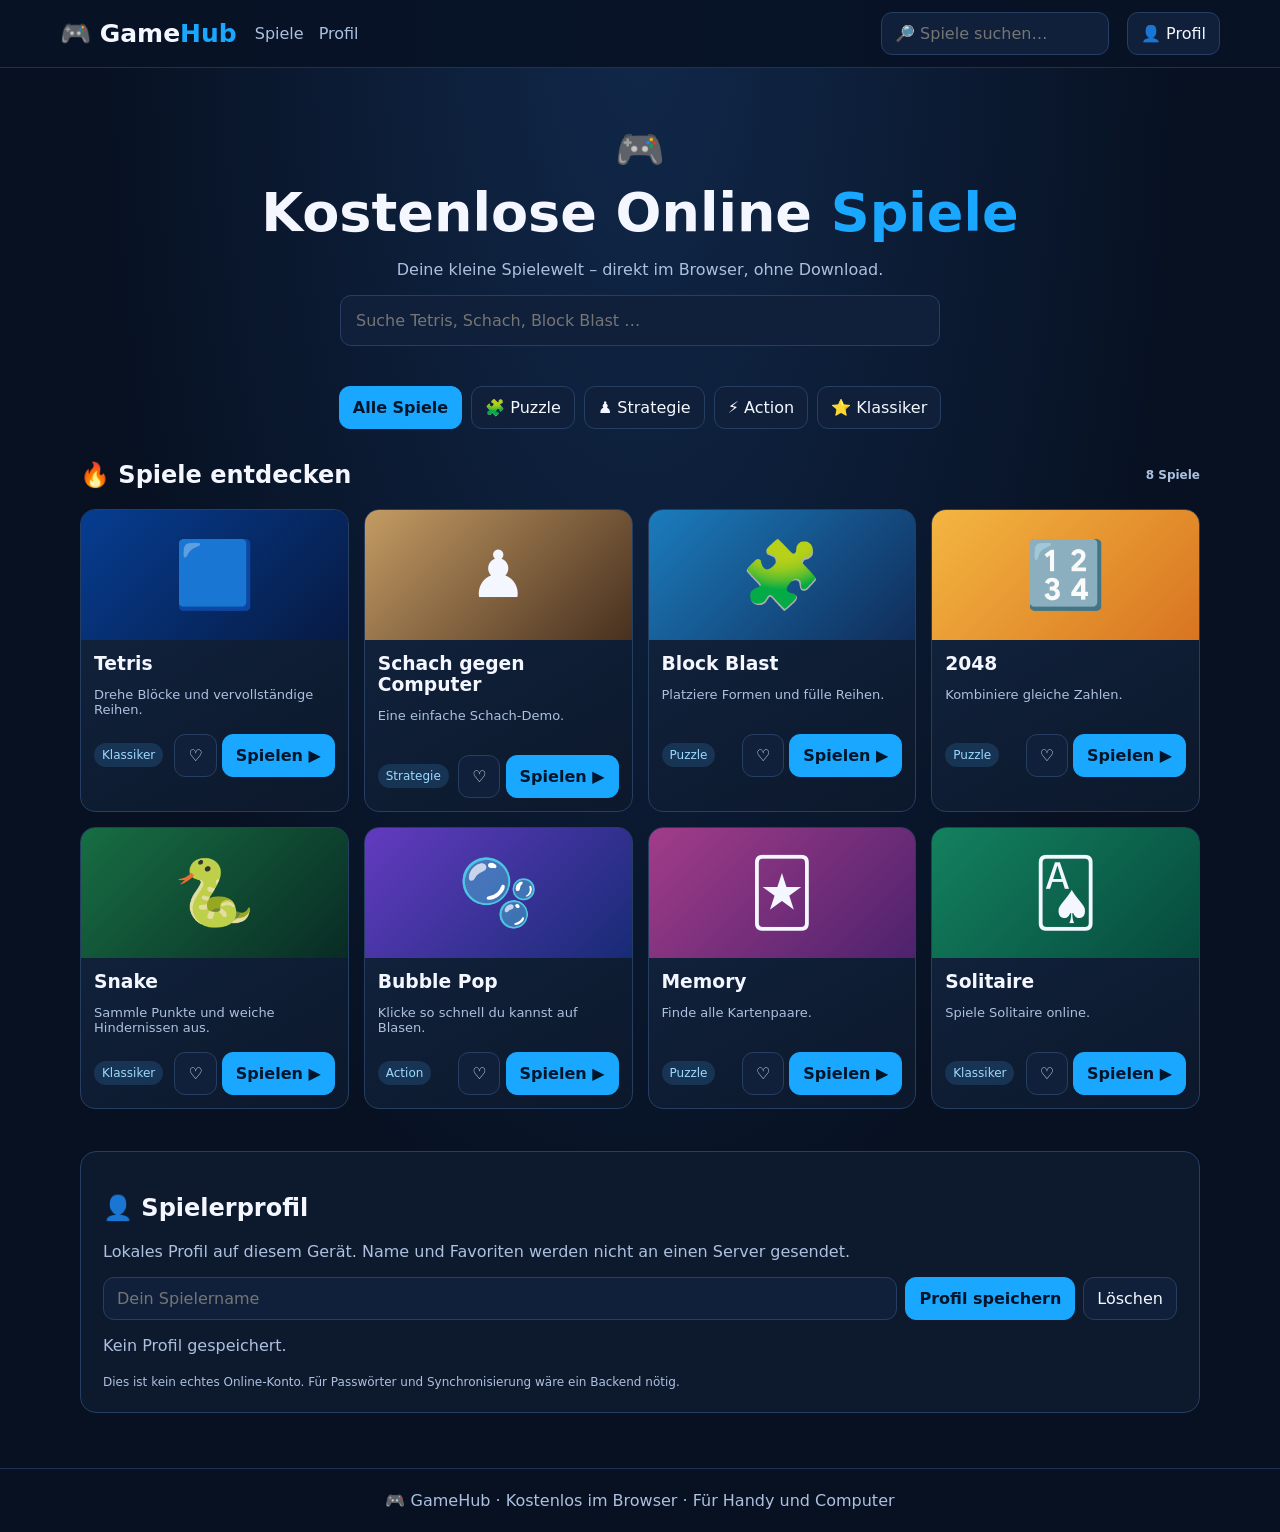
<file: index.html>
<!doctype html><html lang="de"><head><meta charset="utf-8"><meta name="viewport" content="width=device-width,initial-scale=1"><meta name="theme-color" content="#081326"><meta name="description" content="GameHub – kostenlose Browser-Spiele"><title>GameHub</title><link rel="stylesheet" href="style.css"></head><body>
<header><a class="brand" href="./">🎮 Game<span>Hub</span></a><nav><a href="#games">Spiele</a><a href="#profile">Profil</a></nav><input id="search" placeholder="🔎 Spiele suchen…"><button id="profileBtn">👤 Profil</button></header>
<main><section class="hero"><div>🎮</div><h1>Kostenlose Online <span>Spiele</span></h1><p>Deine kleine Spielewelt – direkt im Browser, ohne Download.</p><input id="heroSearch" placeholder="Suche Tetris, Schach, Block Blast …"></section>
<div class="filters" id="filters"><button class="active" data-cat="Alle">Alle Spiele</button><button data-cat="Puzzle">🧩 Puzzle</button><button data-cat="Strategie">♟ Strategie</button><button data-cat="Action">⚡ Action</button><button data-cat="Klassiker">⭐ Klassiker</button></div>
<section id="games"><h2>🔥 Spiele entdecken <small id="count">8 Spiele</small></h2><div class="grid" id="grid"></div></section>
<section id="profile" class="profile"><h2>👤 Spielerprofil</h2><p>Lokales Profil auf diesem Gerät. Name und Favoriten werden nicht an einen Server gesendet.</p><div class="row"><input id="username" maxlength="20" placeholder="Dein Spielername"><button class="primary" id="saveProfile">Profil speichern</button><button id="clearProfile">Löschen</button></div><p id="profileStatus"></p><small>Dies ist kein echtes Online-Konto. Für Passwörter und Synchronisierung wäre ein Backend nötig.</small></section></main>
<footer>🎮 GameHub · Kostenlos im Browser · Für Handy und Computer</footer>
<div class="modal" id="modal"><div class="modal-card"><div class="modal-head"><h2 id="modalTitle">Spiel</h2><button id="closeModal">✕ Schließen</button></div><div class="game-area" id="gameArea"></div><p class="hint" id="hint"></p></div></div><script src="app.js"></script></body></html>
</file>
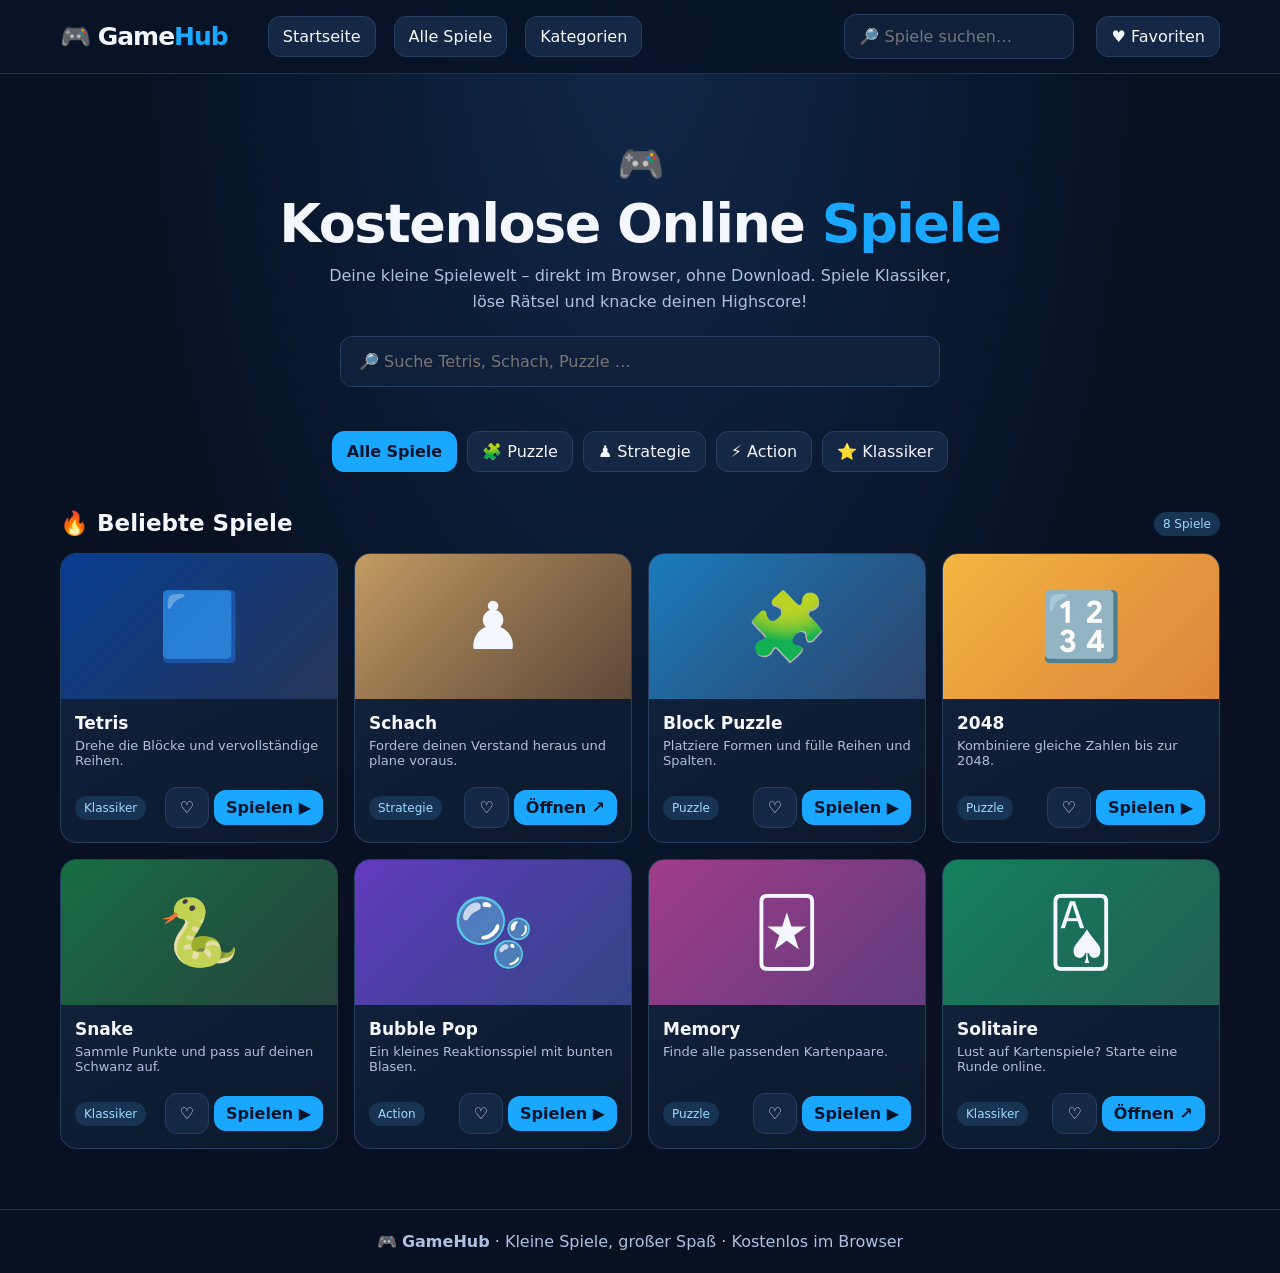
<file: gamehub.html>
<!doctype html>
<html lang="de">
<head>
<meta charset="utf-8"><meta name="viewport" content="width=device-width,initial-scale=1">
<title>GameHub – Kostenlose Browser-Spiele</title>
<style>
:root{--bg:#071122;--panel:#101e35;--panel2:#142744;--line:#263e62;--blue:#19a7ff;--text:#f4f7ff;--muted:#adc0df}
*{box-sizing:border-box}body{margin:0;background:radial-gradient(ellipse at top,#11284a 0%,var(--bg) 55%);color:var(--text);font:16px system-ui,-apple-system,Segoe UI,sans-serif}
header{position:sticky;top:0;z-index:5;background:#081326eF;border-bottom:1px solid #1d3150;backdrop-filter:blur(12px)}
.nav{max-width:1200px;margin:auto;padding:14px 20px;display:flex;gap:22px;align-items:center;flex-wrap:wrap}.logo{font-size:25px;font-weight:900;letter-spacing:-1px;margin-right:18px}.logo span{color:var(--blue)}nav{display:flex;gap:18px}button,input{font:inherit}button{cursor:pointer;border:1px solid var(--line);background:var(--panel2);color:var(--text);border-radius:12px;padding:10px 14px}button:hover{border-color:var(--blue);transform:translateY(-1px)}.nav input{margin-left:auto;min-width:220px}
input{border:1px solid var(--line);background:#10203a;color:var(--text);padding:12px 14px;border-radius:12px;outline:none}input:focus{border-color:var(--blue)}
main{max-width:1200px;margin:auto;padding:34px 20px 60px}.hero{text-align:center;padding:34px 0 26px}.hero .icon{font-size:38px}.hero h1{font-size:clamp(32px,5vw,54px);margin:6px 0 8px;letter-spacing:-1.5px}.hero h1 span{color:var(--blue)}.hero p{color:var(--muted);max-width:650px;margin:0 auto 22px;line-height:1.6}.hero input{width:min(600px,100%);padding:15px 18px}
.filters{display:flex;justify-content:center;gap:10px;flex-wrap:wrap;margin:18px 0 38px}.filters button.active{background:var(--blue);color:#00152a;border-color:var(--blue);font-weight:800}
.section-title{display:flex;align-items:center;justify-content:space-between;margin:0 0 16px}.section-title h2{font-size:23px;margin:0}.grid{display:grid;grid-template-columns:repeat(4,minmax(0,1fr));gap:16px}.game{border:1px solid var(--line);border-radius:16px;overflow:hidden;background:linear-gradient(150deg,#122541,#0c182b);transition:.2s}.game:hover{transform:translateY(-4px);border-color:#3a8ed0}.art{height:145px;display:grid;place-items:center;font-size:66px;background:linear-gradient(135deg,var(--c1),var(--c2));position:relative;overflow:hidden}.art:after{content:"";position:absolute;inset:0;background:linear-gradient(135deg,transparent,rgba(255,255,255,.12))}.game-body{padding:14px}.game h3{margin:0 0 5px;font-size:17px}.game p{margin:0 0 13px;color:var(--muted);font-size:13px;min-height:36px}.meta{display:flex;justify-content:space-between;align-items:center;gap:8px}.tag{font-size:12px;color:#9edaff;background:#173454;padding:5px 9px;border-radius:20px}.play{background:var(--blue);color:#00152a;font-weight:800;border:0;padding:8px 12px}
footer{border-top:1px solid #1d3150;color:var(--muted);padding:22px;text-align:center}
.modal{position:fixed;inset:0;background:#020711d9;z-index:10;display:none;place-items:center;padding:18px}.modal.open{display:grid}.modal-card{width:min(760px,100%);max-height:92vh;overflow:auto;background:#0c192c;border:1px solid #355276;border-radius:20px;padding:20px;box-shadow:0 20px 90px #0009}.modal-head{display:flex;align-items:center;justify-content:space-between;gap:12px}.modal-head h2{margin:0}.game-area{margin-top:15px;display:grid;place-items:center;min-height:320px;background:#07101e;border-radius:14px;padding:16px}.hint{color:var(--muted);font-size:13px;text-align:center;margin:12px 0 0}.board{display:grid;gap:5px}.board2048{grid-template-columns:repeat(4,68px);background:#26364b;padding:7px;border-radius:10px}.tile{width:68px;height:68px;display:grid;place-items:center;border-radius:7px;font-size:24px;font-weight:900;background:#d8e2ed;color:#17243a}.tile[data-v="0"]{background:#34445a}.tile[data-v="2"]{background:#eee4d8}.tile[data-v="4"]{background:#e7d6b8}.tile[data-v="8"]{background:#ffb66c}.tile[data-v="16"]{background:#ff9363}.tile[data-v="32"]{background:#f57468}.tile[data-v="64"]{background:#eb595e;color:white}.tile[data-v="128"],.tile[data-v="256"],.tile[data-v="512"],.tile[data-v="1024"],.tile[data-v="2048"]{background:#ffd65a}
#tetris{background:#020812;border:2px solid #324867;max-width:100%;height:auto}#snake{background:#07170f;border:2px solid #324867;max-width:100%;height:auto}
.block-grid{display:grid;grid-template-columns:repeat(8,32px);gap:4px}.cell{width:32px;height:32px;border-radius:5px;background:#1a2b43;border:1px solid #2a405d}.cell.filled{background:#21a8ff;border-color:#80d7ff}.block-controls{display:flex;gap:8px;flex-wrap:wrap;justify-content:center;margin-top:12px}
.chessboard{display:grid;grid-template-columns:repeat(8,min(9vw,54px));border:3px solid #b3c7dd}.sq{width:min(9vw,54px);height:min(9vw,54px);display:grid;place-items:center;font-size:clamp(20px,5vw,38px);padding:0;border-radius:0;border:0}.light{background:#e6d8bd;color:#172033}.dark{background:#6e8eab;color:#172033}.sq.selected{outline:4px solid #ffd43b;outline-offset:-4px}.hidden{display:none!important}
@media(max-width:900px){.grid{grid-template-columns:repeat(2,minmax(0,1fr))}.nav input{margin-left:0;flex:1}nav{order:3;width:100%}}@media(max-width:480px){.grid{grid-template-columns:1fr}.art{height:130px}.block-grid{grid-template-columns:repeat(8,26px)}.cell{width:26px;height:26px}.board2048{grid-template-columns:repeat(4,58px)}.tile{width:58px;height:58px}}
</style>
</head>
<body>
<header><div class="nav"><div class="logo">🎮 Game<span>Hub</span></div><nav><button onclick="showAll()">Startseite</button><button onclick="document.querySelector('#games').scrollIntoView({behavior:'smooth'})">Alle Spiele</button><button onclick="document.querySelector('#filters').scrollIntoView({behavior:'smooth'})">Kategorien</button></nav><input id="topSearch" placeholder="🔎 Spiele suchen…" aria-label="Spiele suchen"><button onclick="toggleFavorites()">♥ Favoriten</button></div></header>
<main>
<section class="hero"><div class="icon">🎮</div><h1>Kostenlose Online <span>Spiele</span></h1><p>Deine kleine Spielewelt – direkt im Browser, ohne Download. Spiele Klassiker, löse Rätsel und knacke deinen Highscore!</p><input id="mainSearch" placeholder="🔎 Suche Tetris, Schach, Puzzle …" aria-label="Spiele suchen"></section>
<div class="filters" id="filters"><button class="active" data-cat="Alle">Alle Spiele</button><button data-cat="Puzzle">🧩 Puzzle</button><button data-cat="Strategie">♟ Strategie</button><button data-cat="Action">⚡ Action</button><button data-cat="Klassiker">⭐ Klassiker</button></div>
<section id="games"><div class="section-title"><h2>🔥 Beliebte Spiele</h2><span id="count" class="tag">8 Spiele</span></div><div class="grid" id="grid"></div></section>
</main>
<footer>🎮 <b>GameHub</b> · Kleine Spiele, großer Spaß · Kostenlos im Browser</footer>
<div class="modal" id="modal" role="dialog" aria-modal="true" aria-labelledby="modalTitle"><div class="modal-card"><div class="modal-head"><h2 id="modalTitle">Spiel</h2><button onclick="closeGame()" aria-label="Schließen">✕ Schließen</button></div><div class="game-area" id="gameArea"></div><p class="hint" id="hint"></p></div></div>
<script>
const games=[
{id:'tetris',name:'Tetris',cat:'Klassiker',desc:'Drehe die Blöcke und vervollständige Reihen.',emoji:'🟦',colors:['#063d91','#071a43'],kind:'play'},
{id:'chess',name:'Schach',cat:'Strategie',desc:'Fordere deinen Verstand heraus und plane voraus.',emoji:'♟️',colors:['#c49b63','#47301f'],kind:'link'},
{id:'blocks',name:'Block Puzzle',cat:'Puzzle',desc:'Platziere Formen und fülle Reihen und Spalten.',emoji:'🧩',colors:['#1b7cbd','#102c59'],kind:'play'},
{id:'2048',name:'2048',cat:'Puzzle',desc:'Kombiniere gleiche Zahlen bis zur 2048.',emoji:'🔢',colors:['#f4b641','#d87521'],kind:'play'},
{id:'snake',name:'Snake',cat:'Klassiker',desc:'Sammle Punkte und pass auf deinen Schwanz auf.',emoji:'🐍',colors:['#176e43','#092b24'],kind:'play'},
{id:'bubbles',name:'Bubble Pop',cat:'Action',desc:'Ein kleines Reaktionsspiel mit bunten Blasen.',emoji:'🫧',colors:['#633bc0','#172b75'],kind:'play'},
{id:'memory',name:'Memory',cat:'Puzzle',desc:'Finde alle passenden Kartenpaare.',emoji:'🃏',colors:['#a23c89','#4d226d'],kind:'play'},
{id:'solitaire',name:'Solitaire',cat:'Klassiker',desc:'Lust auf Kartenspiele? Starte eine Runde online.',emoji:'🂡',colors:['#13815e','#064a3d'],kind:'link'}
];
let category='Alle',favorites=new Set(),favOnly=false;
function render(){let q=(document.querySelector('#mainSearch').value||document.querySelector('#topSearch').value).toLowerCase();let list=games.filter(g=>(category==='Alle'||g.cat===category)&&(!favOnly||favorites.has(g.id))&&(g.name+' '+g.desc+' '+g.cat).toLowerCase().includes(q));document.querySelector('#count').textContent=list.length+' Spiele';document.querySelector('#grid').innerHTML=list.map(g=>`<article class="game"><div class="art" style="--c1:${g.colors[0]};--c2:${g.colors[1]}"><span>${g.emoji}</span></div><div class="game-body"><h3>${g.name}</h3><p>${g.desc}</p><div class="meta"><span class="tag">${g.cat}</span><span><button aria-label="Favorit" onclick="favorite('${g.id}')" title="Favorit">${favorites.has(g.id)?'♥':'♡'}</button> <button class="play" onclick="launch('${g.id}')">${g.kind==='link'?'Öffnen ↗':'Spielen ▶'}</button></span></div></div></article>`).join('')||'<p>Keine Spiele gefunden. Versuch einen anderen Suchbegriff.</p>'}
function favorite(id){favorites.has(id)?favorites.delete(id):favorites.add(id);render()}
function toggleFavorites(){favOnly=!favOnly;render();document.querySelector('#games').scrollIntoView({behavior:'smooth'})}
function showAll(){category='Alle';favOnly=false;document.querySelectorAll('[data-cat]').forEach(b=>b.classList.toggle('active',b.dataset.cat==='Alle'));render();window.scrollTo({top:0,behavior:'smooth'})}
document.querySelectorAll('[data-cat]').forEach(b=>b.onclick=()=>{category=b.dataset.cat;document.querySelectorAll('[data-cat]').forEach(x=>x.classList.toggle('active',x===b));render()});
['mainSearch','topSearch'].forEach(id=>document.getElementById(id).addEventListener('input',e=>{document.getElementById(id==='mainSearch'?'topSearch':'mainSearch').value=e.target.value;render()}));
function openModal(name,hint){document.querySelector('#modalTitle').textContent=name;document.querySelector('#gameArea').innerHTML='';document.querySelector('#hint').textContent=hint||'';document.querySelector('#modal').classList.add('open')}
function closeGame(){document.querySelector('#modal').classList.remove('open');if(window.stopGame)window.stopGame();window.onkeydown=null}
function launch(id){if(id==='chess'){window.open('https://lichess.org','_blank','noopener');return}if(id==='solitaire'){window.open('https://www.solitaire.com/','_blank','noopener');return}({tetris:startTetris,blocks:startBlocks,'2048':start2048,snake:startSnake,bubbles:startBubbles,memory:startMemory})[id]()}
document.querySelector('#modal').addEventListener('click',e=>{if(e.target.id==='modal')closeGame()});
function start2048(){openModal('2048','Nutze die Pfeiltasten oder Wischgesten. Gleiche Zahlen verschmelzen.');let board=Array(16).fill(0),over=false;const area=document.querySelector('#gameArea');area.innerHTML='<div><div id="score" style="text-align:center;margin-bottom:10px">Punkte: 0</div><div id="b2048" class="board board2048"></div><div style="text-align:center;margin-top:12px"><button id="restart">Neu starten</button></div></div>';let score=0;function spawn(){let empty=board.map((v,i)=>v?null:i).filter(v=>v!==null);if(empty.length)board[empty[Math.floor(Math.random()*empty.length)]]=Math.random()<.9?2:4}function draw(){document.querySelector('#b2048').innerHTML=board.map(v=>`<div class="tile" data-v="${v}">${v||''}</div>`).join('');document.querySelector('#score').textContent='Punkte: '+score}function move(dir){if(over)return;let old=board.join(',');for(let n=0;n<4;n++){let inds=dir==='left'?[n*4,n*4+1,n*4+2,n*4+3]:dir==='right'?[n*4+3,n*4+2,n*4+1,n*4]:dir==='up'?[n,n+4,n+8,n+12]:[n+12,n+8,n+4,n];let vals=inds.map(i=>board[i]).filter(Boolean),out=[];for(let i=0;i<vals.length;i++){if(vals[i]===vals[i+1]){out.push(vals[i]*2);score+=vals[i]*2;i++}else out.push(vals[i])}while(out.length<4)out.push(0);inds.forEach((idx,j)=>board[idx]=out[j])}if(board.join(',')!==old)spawn();draw()}window.onkeydown=e=>{let d={ArrowLeft:'left',ArrowRight:'right',ArrowUp:'up',ArrowDown:'down'}[e.key];if(d){e.preventDefault();move(d)}};document.querySelector('#restart').onclick=()=>{board=Array(16).fill(0);score=0;spawn();spawn();draw()};spawn();spawn();draw();window.stopGame=()=>{}}
function startTetris(){openModal('Tetris','← → bewegen · ↑ drehen · ↓ schneller · Leertaste fallen lassen');const area=document.querySelector('#gameArea');area.innerHTML='<div style="text-align:center"><canvas id="tetris" width="240" height="400"></canvas><p id="tscore">Punkte: 0</p><button id="tnew">Neu starten</button></div>';let c=document.querySelector('#tetris'),ctx=c.getContext('2d'),W=10,H=20,grid,shape,x,y,score,timer,dead;const shapes=[[[1,1,1,1]],[[1,0,0],[1,1,1]],[[0,0,1],[1,1,1]],[[1,1],[1,1]],[[0,1,1],[1,1,0]],[[0,1,0],[1,1,1]],[[1,1,0],[0,1,1]]];function newPiece(){shape=shapes[Math.floor(Math.random()*shapes.length)].map(r=>r.slice());x=3;y=0;if(hit(x,y,shape)){dead=true;clearInterval(timer);document.querySelector('#tscore').textContent='Spiel vorbei! Punkte: '+score}}function hit(px,py,s){return s.some((r,dy)=>r.some((v,dx)=>v&&(px+dx<0||px+dx>=W||py+dy>=H||(py+dy>=0&&grid[py+dy][px+dx]))))}function draw(){ctx.fillStyle='#020812';ctx.fillRect(0,0,c.width,c.height);for(let yy=0;yy<H;yy++)for(let xx=0;xx<W;xx++){if(grid[yy][xx]){ctx.fillStyle=grid[yy][xx];ctx.fillRect(xx*24+1,yy*20+1,22,18)}}if(shape)shape.forEach((r,dy)=>r.forEach((v,dx)=>{if(v){ctx.fillStyle='#25b4ff';ctx.fillRect((x+dx)*24+1,(y+dy)*20+1,22,18)}}))}function tick(){if(!hit(x,y+1,shape))y++;else{shape.forEach((r,dy)=>r.forEach((v,dx)=>{if(v&&y+dy>=0)grid[y+dy][x+dx]='#25b4ff'}));let before=grid.length;grid=grid.filter(r=>r.some(v=>!v));score+=(before-grid.length)*100;while(grid.length<H)grid.unshift(Array(W).fill(0));document.querySelector('#tscore').textContent='Punkte: '+score;newPiece()}draw()}function reset(){clearInterval(timer);grid=Array.from({length:H},()=>Array(W).fill(0));score=0;dead=false;newPiece();draw();document.querySelector('#tscore').textContent='Punkte: 0';timer=setInterval(tick,550)}window.onkeydown=e=>{if(dead)return;if(e.key==='ArrowLeft'&&!hit(x-1,y,shape))x--;if(e.key==='ArrowRight'&&!hit(x+1,y,shape))x++;if(e.key==='ArrowDown')tick();if(e.key==='ArrowUp'){let rot=shape[0].map((_,i)=>shape.map(r=>r[i]).reverse());if(!hit(x,y,rot))shape=rot}if(e.code==='Space'){while(!hit(x,y+1,shape))y++;tick()}draw()};document.querySelector('#tnew').onclick=reset;window.stopGame=()=>clearInterval(timer);reset()}
function startSnake(){openModal('Snake','Nutze die Pfeiltasten. Sammle die roten Punkte.');let area=document.querySelector('#gameArea');area.innerHTML='<div style="text-align:center"><canvas id="snake" width="320" height="320"></canvas><p id="sscore">Punkte: 0</p><button id="snew">Neu starten</button></div>';let c=document.querySelector('#snake'),ctx=c.getContext('2d'),snake,food,dir,score,timer,dead;function reset(){clearInterval(timer);snake=[{x:8,y:8},{x:7,y:8},{x:6,y:8}];food={x:13,y:10};dir={x:1,y:0};score=0;dead=false;draw();timer=setInterval(step,130)}function draw(){ctx.fillStyle='#07170f';ctx.fillRect(0,0,320,320);ctx.fillStyle='#36dc8a';snake.forEach(p=>ctx.fillRect(p.x*16+1,p.y*16+1,14,14));ctx.fillStyle='#ff5b67';ctx.fillRect(food.x*16+1,food.y*16+1,14,14)}function step(){let h={x:snake[0].x+dir.x,y:snake[0].y+dir.y};if(h.x<0||h.y<0||h.x>=20||h.y>=20||snake.some(p=>p.x===h.x&&p.y===h.y)){dead=true;clearInterval(timer);document.querySelector('#sscore').textContent='Spiel vorbei! Punkte: '+score;return}snake.unshift(h);if(h.x===food.x&&h.y===food.y){score+=10;food={x:Math.floor(Math.random()*20),y:Math.floor(Math.random()*20)};document.querySelector('#sscore').textContent='Punkte: '+score}else snake.pop();draw()}window.onkeydown=e=>{let d={ArrowUp:{x:0,y:-1},ArrowDown:{x:0,y:1},ArrowLeft:{x:-1,y:0},ArrowRight:{x:1,y:0}}[e.key];if(d&&!(d.x===-dir.x&&d.y===-dir.y)){dir=d;e.preventDefault()}};document.querySelector('#snew').onclick=reset;window.stopGame=()=>clearInterval(timer);reset()}
function startBlocks(){openModal('Block Puzzle','Klicke auf Felder, um ein Muster zu setzen. Fülle ganze Reihen oder Spalten.');const area=document.querySelector('#gameArea');area.innerHTML='<div style="text-align:center"><div id="blockgrid" class="block-grid"></div><p id="bscore">Punkte: 0</p><div class="block-controls"><button data-shape="one">Einzelblock</button><button data-shape="line">Linie</button><button data-shape="corner">Ecke</button><button id="breset">Neu starten</button></div></div>';let cells=Array(64).fill(0),shape='one',score=0;function draw(){document.querySelector('#blockgrid').innerHTML=cells.map((v,i)=>`<button class="cell ${v?'filled':''}" data-i="${i}" aria-label="Feld ${i+1}"></button>`).join('');document.querySelector('#bscore').textContent='Punkte: '+score;document.querySelectorAll('.cell').forEach(b=>b.onclick=()=>place(+b.dataset.i))}function place(i){let ids=shape==='one'?[i]:shape==='line'?[i,i+1,i+2]:[i,i+8,i+9];if(ids.some(n=>n>=64||(shape==='line'&&Math.floor(n/8)!==Math.floor(i/8))||cells[n]))return;ids.forEach(n=>cells[n]=1);for(let r=0;r<8;r++){if(cells.slice(r*8,r*8+8).every(Boolean)){cells.fill(0,r*8,r*8+8);score+=10}}for(let col=0;col<8;col++){if(Array.from({length:8},(_,r)=>cells[r*8+col]).every(Boolean)){for(let r=0;r<8;r++)cells[r*8+col]=0;score+=10}}score+=ids.length;draw()}document.querySelectorAll('[data-shape]').forEach(b=>b.onclick=()=>shape=b.dataset.shape);document.querySelector('#breset').onclick=()=>{cells=Array(64).fill(0);score=0;draw()};window.stopGame=()=>{};draw()}
function startBubbles(){openModal('Bubble Pop','Klicke so viele bunte Blasen wie möglich in 20 Sekunden.');let area=document.querySelector('#gameArea');area.innerHTML='<div style="text-align:center"><div id="bubbletime">Zeit: 20</div><div id="bubbles" style="display:flex;gap:10px;flex-wrap:wrap;justify-content:center;max-width:420px;margin:18px auto"></div><p id="bubscore">Punkte: 0</p><button id="bubstart">Neu starten</button></div>';let timer,score,t=20;function reset(){clearInterval(timer);score=0;t=20;draw();timer=setInterval(()=>{t--;document.querySelector('#bubbletime').textContent='Zeit: '+t;if(t<=0){clearInterval(timer);document.querySelector('#bubbletime').textContent='Fertig!'}} ,1000)}function draw(){document.querySelector('#bubbles').innerHTML=Array.from({length:24},(_,i)=>`<button data-b="${i}" style="width:48px;height:48px;border-radius:50%;padding:0;background:${['#ff5978','#fbc94a','#43d9ff','#b78bff','#50e3a4'][Math.floor(Math.random()*5)]}"> </button>`).join('');document.querySelectorAll('[data-b]').forEach(b=>b.onclick=()=>{if(t<=0)return;b.style.visibility='hidden';score++;document.querySelector('#bubscore').textContent='Punkte: '+score})}document.querySelector('#bubstart').onclick=reset;window.stopGame=()=>clearInterval(timer);reset()}
function startMemory(){openModal('Memory','Finde alle Kartenpaare. Klicke zwei Karten an.');let area=document.querySelector('#gameArea');area.innerHTML='<div style="text-align:center"><div id="memgrid" style="display:grid;grid-template-columns:repeat(4,64px);gap:8px"></div><p id="memscore">Gefundene Paare: 0 / 8</p><button id="mreset">Neu starten</button></div>';let vals,opened,matched,lock;function reset(){vals=['🍉','🍉','🐱','🐱','⭐','⭐','🚀','🚀','🍀','🍀','🎲','🎲','🌈','🌈','⚽','⚽'].sort(()=>Math.random()-.5);opened=[];matched=[];lock=false;draw()}function draw(){document.querySelector('#memgrid').innerHTML=vals.map((v,i)=>`<button data-m="${i}" style="width:64px;height:64px;font-size:27px;padding:0">${matched.includes(i)||opened.includes(i)?v:'❔'}</button>`).join('');document.querySelectorAll('[data-m]').forEach(b=>b.onclick=()=>{let i=+b.dataset.m;if(lock||matched.includes(i)||opened.includes(i))return;opened.push(i);draw();if(opened.length===2){if(vals[opened[0]]===vals[opened[1]]){matched.push(...opened);opened=[];document.querySelector('#memscore').textContent='Gefundene Paare: '+matched.length/2+' / 8';if(matched.length===16)document.querySelector('#memscore').textContent='Gewonnen! Alle Paare gefunden 🎉';}else{lock=true;setTimeout(()=>{opened=[];lock=false;draw()},650)}}})}document.querySelector('#mreset').onclick=reset;window.stopGame=()=>{};reset()}
render();
</script>
</body></html>
</file>
<file: style.css>
*{box-sizing:border-box}:root{--bg:#071122;--panel:#101e35;--line:#263e62;--blue:#19a7ff;--text:#f4f7ff;--muted:#adc0df}html{scroll-behavior:smooth}body{margin:0;background:radial-gradient(ellipse at top,#11284a,var(--bg) 60%);color:var(--text);font:16px system-ui,sans-serif}header{position:sticky;top:0;z-index:5;background:#081326ef;border-bottom:1px solid #1d3150;padding:12px max(16px,calc((100% - 1160px)/2));display:flex;align-items:center;gap:18px;flex-wrap:wrap}a{color:inherit;text-decoration:none}.brand{font-size:25px;font-weight:900}.brand span,h1 span{color:var(--blue)}nav{display:flex;gap:15px}nav a{color:var(--muted)}input,button{font:inherit;border-radius:11px;padding:11px 13px;border:1px solid var(--line);background:#10203a;color:var(--text)}input{min-width:0}header input{margin-left:auto;max-width:240px}button{cursor:pointer}button:hover{border-color:var(--blue)}main{max-width:1160px;margin:auto;padding:30px 20px 55px}.hero{text-align:center;padding:28px 0}.hero>div{font-size:40px}.hero h1{font-size:clamp(32px,5vw,54px);margin:8px 0}.hero p{color:var(--muted)}.hero input{width:min(600px,100%);padding:15px}.filters{display:flex;justify-content:center;gap:9px;flex-wrap:wrap;margin:12px 0 32px}.filters .active,.primary,.play{background:var(--blue);color:#00152a;border-color:var(--blue);font-weight:800}h2{display:flex;justify-content:space-between;align-items:center;gap:10px}small{color:var(--muted);font-size:12px}.grid{display:grid;grid-template-columns:repeat(4,minmax(0,1fr));gap:15px}.game{border:1px solid var(--line);border-radius:15px;overflow:hidden;background:linear-gradient(150deg,#122541,#0c182b)}.art{height:130px;display:grid;place-items:center;font-size:65px;background:linear-gradient(135deg,var(--c1),var(--c2))}.game-body{padding:13px}.game h3{margin:0 0 6px}.game p{color:var(--muted);font-size:13px;min-height:34px}.meta{display:flex;justify-content:space-between;align-items:center;gap:6px}.tag{font-size:12px;color:#9edaff;background:#173454;padding:5px 8px;border-radius:18px}.profile{margin-top:42px;padding:22px;border:1px solid var(--line);border-radius:16px;background:#0d1a2e}.profile p,.profile small{color:var(--muted)}.row{display:flex;gap:8px;flex-wrap:wrap}.row input{flex:1}.modal{display:none;position:fixed;inset:0;z-index:10;background:#020711e8;place-items:center;padding:12px}.modal.open{display:grid}.modal-card{width:min(760px,100%);max-height:94vh;overflow:auto;background:#0c192c;border:1px solid #355276;border-radius:18px;padding:16px}.modal-head{display:flex;justify-content:space-between;align-items:center;gap:10px}.modal-head h2{margin:0}.game-area{margin-top:12px;display:grid;place-items:center;min-height:280px;background:#07101e;border-radius:12px;padding:12px;overflow:auto}.hint{text-align:center;color:var(--muted);font-size:13px}.board2048{display:grid;grid-template-columns:repeat(4,min(16vw,64px));gap:5px;background:#26364b;padding:7px}.tile{width:min(16vw,64px);height:min(16vw,64px);display:grid;place-items:center;font-weight:900;font-size:22px;border-radius:6px;background:#eee4d8;color:#172033}.tile[data-v='0']{background:#34445a}.tile[data-v='8']{background:#ffb66c}.tile[data-v='16']{background:#ff9363}.tile[data-v='32']{background:#f57468}.tile[data-v='64']{background:#eb595e;color:white}.tile[data-v='128'],.tile[data-v='256'],.tile[data-v='512'],.tile[data-v='1024'],.tile[data-v='2048']{background:#ffd65a}.canvas{max-width:100%;height:auto;background:#020812;border:2px solid #324867;touch-action:none}.blockgrid{display:grid;grid-template-columns:repeat(8,min(8vw,32px));gap:4px}.cell{width:min(8vw,32px);height:min(8vw,32px);padding:0;background:#1a2b43}.cell.filled{background:#21a8ff}.controls{display:flex;gap:7px;flex-wrap:wrap;justify-content:center;margin-top:10px}.chess{display:grid;grid-template-columns:repeat(8,min(10vw,52px));border:3px solid #b3c7dd}.sq{width:min(10vw,52px);height:min(10vw,52px);padding:0;border-radius:0;font-size:clamp(20px,5vw,36px);display:grid;place-items:center}.light{background:#e6d8bd;color:#172033}.dark{background:#6e8eab;color:#172033}.selected{outline:4px solid #ffd43b;outline-offset:-4px}.target{box-shadow:inset 0 0 0 4px #42ef9a}footer{text-align:center;padding:22px;border-top:1px solid #1d3150;color:var(--muted)}@media(max-width:900px){.grid{grid-template-columns:repeat(2,minmax(0,1fr))}header input{margin-left:0;flex:1}}@media(max-width:520px){.grid{grid-template-columns:1fr}header{gap:10px}nav{margin-left:auto}header input{order:3;max-width:none;flex-basis:100%}.profile .row button{flex:1}.modal-card{padding:10px}}
</file>
